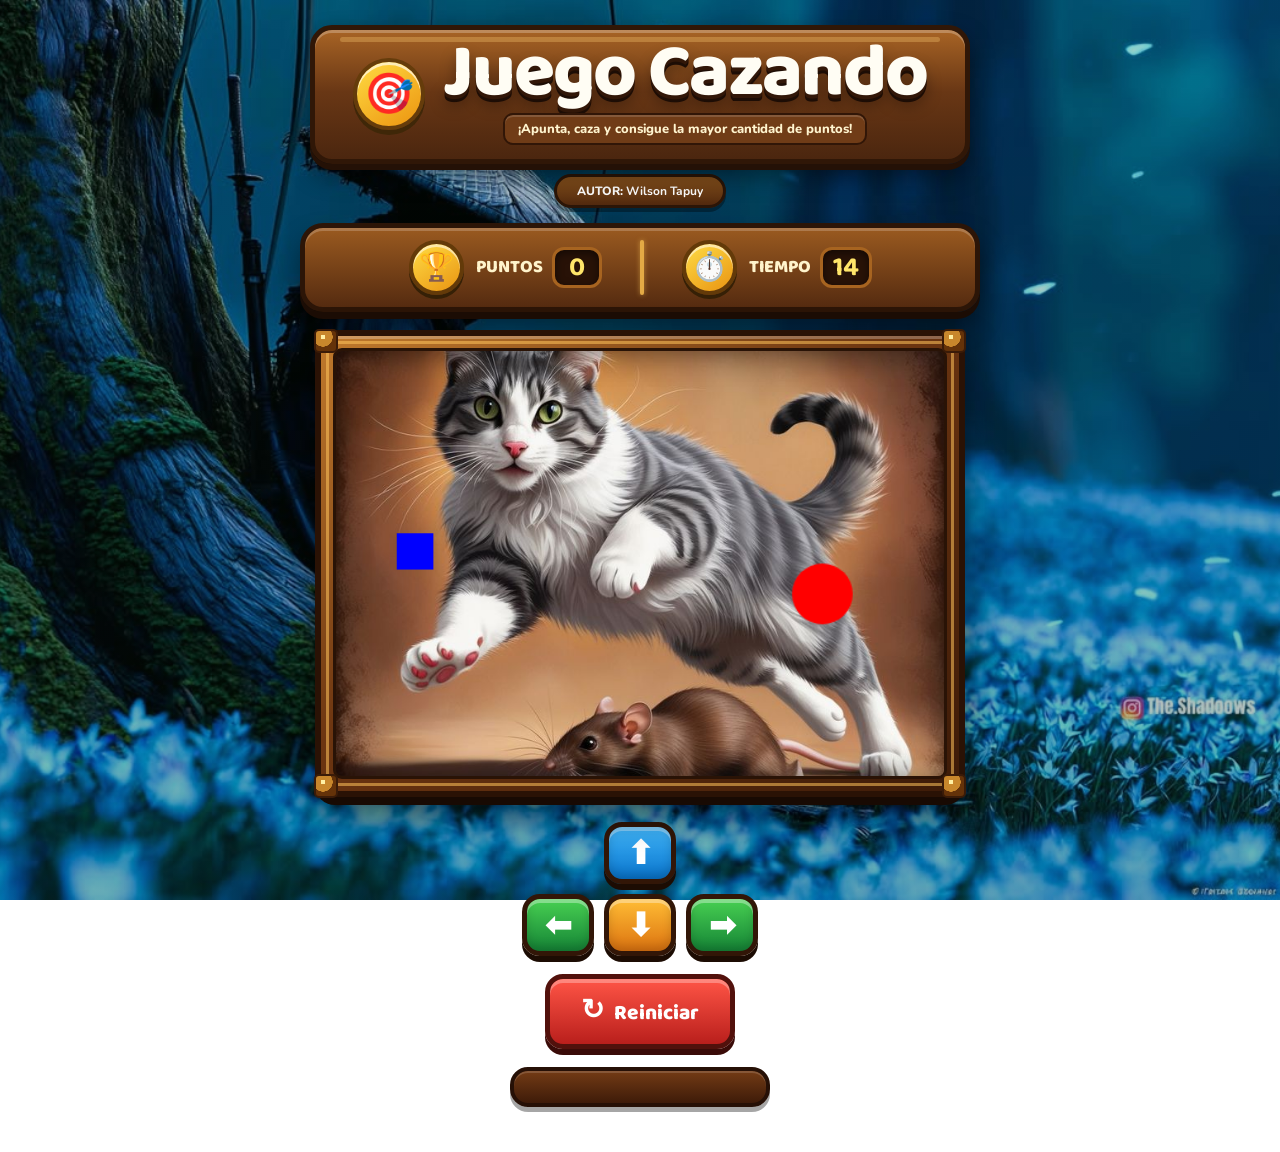
<file: index.html>
<!DOCTYPE html>
<html lang="es">

<head>
    <meta charset="UTF-8">
    <meta name="viewport" content="width=device-width, initial-scale=1.0">

    <title>Juego Cazando</title>

    <link rel="stylesheet" href="cazando.css">

    <script src="utilitarios.js"></script>
</head>

<body>

    <div class="juego-contenedor">

        <!-- TÍTULO -->
        <header class="encabezado">

            <div class="titulo-caja">

                <div class="icono-titulo">
                    🎯
                </div>

                <div class="titulo-texto">

                    <h1>Juego Cazando</h1>

                    <p class="subtitulo">
                        ¡Apunta, caza y consigue la mayor cantidad de puntos!
                    </p>

                </div>

            </div>

            <p class="autor">
                AUTOR: <strong>Wilson Tapuy</strong>
            </p>

        </header>


        <!-- PANEL DE INFORMACIÓN -->
        <div class="panel">

            <div class="dato">

                <span class="dato-icono">
                    🏆
                </span>

                <div class="dato-contenido">

                    <span class="dato-titulo">
                        PUNTOS
                    </span>

                    <strong id="puntos">
                        0
                    </strong>

                </div>

            </div>


            <div class="separador"></div>


            <div class="dato">

                <span class="dato-icono reloj">
                    ⏱️
                </span>

                <div class="dato-contenido">

                    <span class="dato-titulo">
                        TIEMPO
                    </span>

                    <strong id="tiempo">
                        10
                    </strong>

                </div>

            </div>

        </div>


        <!-- ÁREA DEL JUEGO -->
        <main class="zona-juego">

            <div class="marco-juego">

                <div class="esquina esquina-arriba-izq"></div>
                <div class="esquina esquina-arriba-der"></div>
                <div class="esquina esquina-abajo-izq"></div>
                <div class="esquina esquina-abajo-der"></div>

                <canvas
                    id="juego"
                    width="500"
                    height="350">
                </canvas>

            </div>


            <!-- CONTROLES -->
            <div class="controles">

                <div class="fila-control">

                    <button
                        class="boton boton-arriba"
                        onclick="moverArriba()">

                        ⬆

                    </button>

                </div>


                <div class="fila-control">

                    <button
                        class="boton boton-izquierda"
                        onclick="moverIzquierda()">

                        ⬅

                    </button>


                    <button
                        class="boton boton-abajo"
                        onclick="moverAbajo()">

                        ⬇

                    </button>


                    <button
                        class="boton boton-derecha"
                        onclick="moverDerecha()">

                        ➡

                    </button>

                </div>


                <button
                    class="boton-reiniciar"
                    onclick="reiniciar()">

                    <span>↻</span>

                    Reiniciar

                </button>

            </div>


            <!-- MENSAJE -->
            <p id="mensaje"></p>

        </main>

    </div>


    <script src="cazando.js"></script>

</body>

</html>
</file>
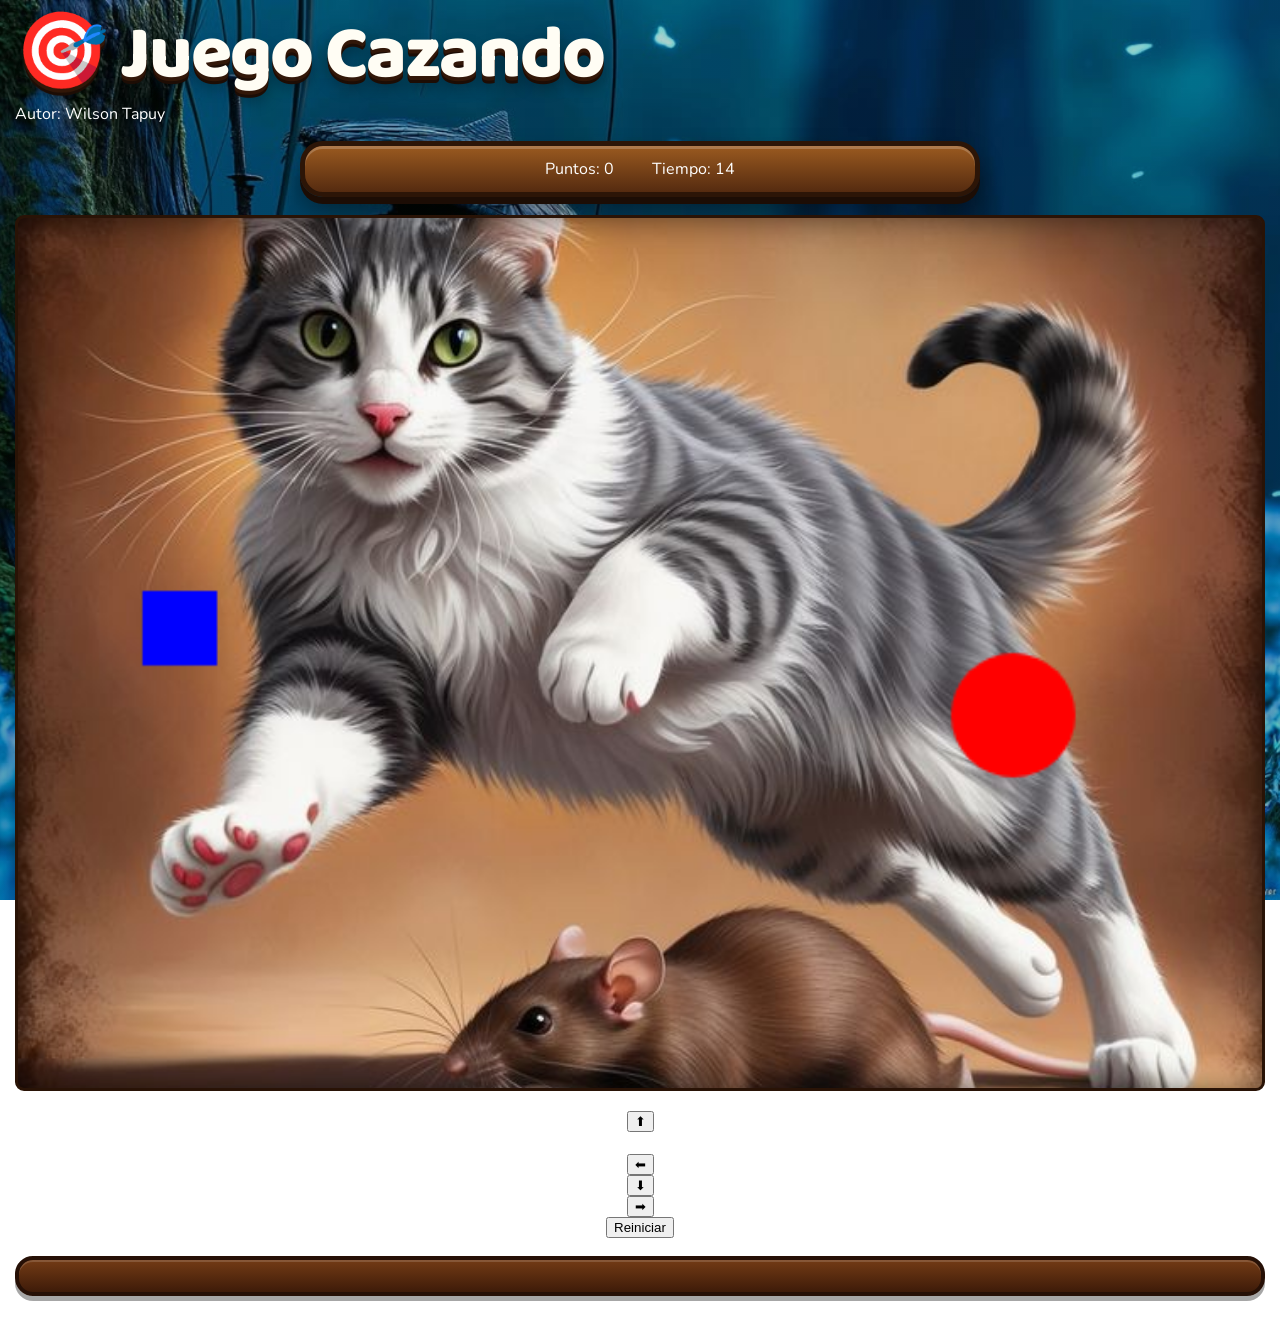
<file: cazando.html>
<!DOCTYPE html>
<html lang="es">

<head>
    <meta charset="UTF-8">
    <meta name="viewport" content="width=device-width, initial-scale=1.0">

    <title>Juego Cazando</title>

    <link rel="stylesheet" href="cazando.css">

    <script src="utilitarios.js"></script>

</head>

<body>

    <h1>🎯 Juego Cazando</h1>

    <p>Autor: Wilson Tapuy</p>

    <div class="panel">

        <span>
            Puntos:
            <span id="puntos">0</span>
        </span>

        <span>
            Tiempo:
            <span id="tiempo">10</span>
        </span>

    </div>

    <canvas id="juego" width="500" height="350"></canvas>

    <div class="controles">

        <button onclick="moverArriba()">⬆</button>

        <br>

        <button onclick="moverIzquierda()">⬅</button>

        <button onclick="moverAbajo()">⬇</button>
        <button onclick="moverDerecha()">➡</button>
        <button onclick="reiniciar()">Reiniciar</button>

    </div>

    <p id="mensaje"></p>

    <script src="cazando.js"></script>

</body>

</html>
</file>
<file: cazando.css>
@import url('https://fonts.googleapis.com/css2?family=Baloo+2:wght@600;700;800&family=Nunito:wght@600;700;800&display=swap');


/* =========================================
   CONFIGURACIÓN GENERAL
   ========================================= */

* {
    box-sizing: border-box;
}


html,
body {
    min-height: 100%;
}


body {

    margin: 0;

    padding: 25px 15px 45px;

    font-family:
        'Nunito',
        Arial,
        sans-serif;

    color: white;

    /*
       IMAGEN DE FONDO

       En tu carpeta tienes:
       Cazandorato.jpg

       Esta imagen ocupará TODA la pantalla.
    */

    background-image:
        linear-gradient(
            rgba(5, 25, 15, 0.20),
            rgba(5, 25, 15, 0.30)
        ),
        url("Cazandorato.jpg");

    background-size: cover;

    background-position: center;

    background-repeat: no-repeat;

    background-attachment: fixed;

    min-height: 100vh;

}


/* =========================================
   CONTENEDOR
   ========================================= */

.juego-contenedor {

    width:
        min(900px, 100%);

    margin: 0 auto;

}


/* =========================================
   ENCABEZADO
   ========================================= */

.encabezado {

    text-align: center;

    margin-bottom: 15px;

}


/* =========================================
   PLACA DEL TÍTULO
   ========================================= */

.titulo-caja {

    position: relative;

    display: flex;

    align-items: center;

    justify-content: center;

    gap: 18px;

    width: fit-content;

    max-width: 100%;

    margin: 0 auto;

    padding:
        13px 38px 14px;

    border-radius: 22px;

    /*
       Madera
    */

    background:
        linear-gradient(
            180deg,
            #a86425 0%,
            #693715 48%,
            #4b260f 100%
        );

    border:
        5px solid #301707;

    box-shadow:

        0 6px 0 #241106,

        0 12px 25px
        rgba(0,0,0,.45),

        inset 0 3px 0
        rgba(255,255,255,.25);

}


/* Decoración de madera */

.titulo-caja::before {

    content: "";

    position: absolute;

    top: 7px;

    left: 25px;

    right: 25px;

    height: 5px;

    border-radius: 20px;

    background:
        rgba(255,210,120,.30);

}


/* =========================================
   ICONO
   ========================================= */

.icono-titulo {

    width: 72px;

    height: 72px;

    flex-shrink: 0;

    display: grid;

    place-items: center;

    border-radius: 50%;

    background:
        linear-gradient(
            145deg,
            #ffdb42,
            #ec9410
        );

    border:
        4px solid #653c0b;

    font-size: 40px;

    box-shadow:

        0 5px 0 #3f2708,

        inset 0 3px 0
        rgba(255,255,255,.65);

}


/* =========================================
   TÍTULO
   ========================================= */

h1 {

    margin: 0;

    font-family:
        'Baloo 2',
        cursive;

    font-size:
        clamp(
            45px,
            8vw,
            75px
        );

    line-height: .82;

    font-weight: 800;

    color: #fffdf4;

    letter-spacing: -2px;

    text-shadow:

        0 4px 0 #321708,

        0 7px 0 #1d0d05,

        0 10px 15px
        rgba(0,0,0,.35);

}


.subtitulo {

    margin:
        8px
        0
        0;

    padding:
        5px
        13px;

    border-radius: 10px;

    display: inline-block;

    background:
        #703c17;

    border:
        2px solid #311607;

    color: #fff4cf;

    font-size: 13px;

    font-weight: 800;

    box-shadow:
        inset 0 2px 0
        rgba(255,255,255,.15);

}


/* =========================================
   AUTOR
   ========================================= */

.autor {

    width: fit-content;

    margin:
        10px
        auto
        0;

    padding:
        6px 20px;

    border-radius: 20px;

    background:
        linear-gradient(
            #8b541d,
            #51290e
        );

    border:
        3px solid #2b1507;

    color: white;

    font-size: 12px;

    font-weight: 800;

    box-shadow:
        0 4px 0
        rgba(0,0,0,.35);

}


/* =========================================
   PANEL
   ========================================= */

.panel {

    width:
        min(680px, 96%);

    margin:
        15px auto
        18px;

    padding:
        12px 28px;

    display: flex;

    align-items: center;

    justify-content: center;

    gap: 38px;

    border-radius: 23px;

    background:
        linear-gradient(
            180deg,
            #9a5a20,
            #552b10
        );

    border:
        5px solid #2c1507;

    box-shadow:

        0 7px 0 #1c0d05,

        0 14px 25px
        rgba(0,0,0,.4),

        inset 0 3px 0
        rgba(255,255,255,.20);

}


/* =========================================
   DATOS
   ========================================= */

.dato {

    display: flex;

    align-items: center;

    gap: 12px;

    min-width: 190px;

}


.dato-icono {

    width: 55px;

    height: 55px;

    display: grid;

    place-items: center;

    border-radius: 50%;

    background:
        linear-gradient(
            145deg,
            #ffdc45,
            #e99412
        );

    border:
        4px solid #633a09;

    font-size: 28px;

    box-shadow:

        0 4px 0 #352006,

        inset 0 3px 0
        rgba(255,255,255,.55);

}


.dato-contenido {

    display: flex;

    align-items: center;

    gap: 9px;

}


.dato-titulo {

    font-family:
        'Baloo 2',
        cursive;

    color: #fff4cc;

    font-size: 18px;

    font-weight: 800;

}


.dato strong {

    min-width: 50px;

    padding:
        4px 10px;

    border-radius: 12px;

    background:
        #281207;

    border:
        3px solid #a76420;

    color: #ffe56a;

    font-family:
        'Baloo 2',
        cursive;

    font-size: 27px;

    line-height: 1;

    text-align: center;

    box-shadow:
        inset 0 3px 8px
        rgba(0,0,0,.5);

}


/* =========================================
   SEPARADOR
   ========================================= */

.separador {

    width: 4px;

    height: 55px;

    border-radius: 10px;

    background:
        #e3aa45;

    box-shadow:
        0 0 5px
        rgba(255,205,90,.5);

}


/* =========================================
   ÁREA DEL JUEGO
   ========================================= */

.zona-juego {

    display: flex;

    flex-direction: column;

    align-items: center;

}


/* =========================================
   MARCO DE MADERA
   ========================================= */

.marco-juego {

    position: relative;

    width:
        min(650px, 100%);

    padding: 12px;

    border-radius: 20px;

    background:
        linear-gradient(
            145deg,
            #c17a2c,
            #6c3511 45%,
            #3d1b08
        );

    border:
        6px solid #2a1205;

    box-shadow:

        0 8px 0 #180a03,

        0 18px 35px
        rgba(0,0,0,.55),

        inset 0 3px 0
        rgba(255,255,255,.25);

}


/* Textura decorativa */

.marco-juego::before {

    content: "";

    position: absolute;

    inset: 5px;

    border:
        3px solid
        rgba(255,196,91,.55);

    border-radius: 12px;

    pointer-events: none;

    z-index: 3;

}


/* =========================================
   ESQUINAS
   ========================================= */

.esquina {

    position: absolute;

    width: 24px;

    height: 24px;

    border-radius: 5px;

    background:
        radial-gradient(
            circle at 35% 30%,
            #fff1a5 0 12%,
            #c8872c 13% 50%,
            #643209 51%
        );

    border:
        2px solid #3a1b08;

    z-index: 5;

}


.esquina-arriba-izq {

    top: -7px;

    left: -7px;

}


.esquina-arriba-der {

    top: -7px;

    right: -7px;

}


.esquina-abajo-izq {

    bottom: -7px;

    left: -7px;

}


.esquina-abajo-der {

    bottom: -7px;

    right: -7px;

}


/* =========================================
   CANVAS
   ========================================= */

canvas {

    display: block;

    width: 100%;

    height: auto;

    border-radius: 9px;

    border:
        3px solid #291306;

    /*
       IMPORTANTE:
       rato.jpg queda dentro del juego.
       Cazandorato.jpg queda como fondo exterior.
    */

    background-image:
        url("rato.jpg");

    background-size: cover;

    background-position: center;

    background-repeat: no-repeat;

    box-shadow:

        inset 0 0 30px
        rgba(0,0,0,.5);

}


/* =========================================
   CONTROLES
   ========================================= */

.controles {

    margin-top: 20px;

    display: flex;

    flex-direction: column;

    align-items: center;

}


.fila-control {

    display: flex;

    justify-content: center;

}


/* =========================================
   BOTONES
   ========================================= */

.boton {

    width: 72px;

    height: 62px;

    margin: 5px;

    border-radius: 18px;

    border:
        5px solid #321607;

    color: white;

    font-size: 32px;

    font-weight: 900;

    cursor: pointer;

    box-shadow:

        0 6px 0 #1c0c03,

        inset 0 4px 0
        rgba(255,255,255,.35),

        inset 0 -5px 10px
        rgba(0,0,0,.15);

    transition:
        transform .12s ease,
        filter .12s ease;

}


.boton:hover {

    transform:
        translateY(-4px)
        scale(1.04);

    filter:
        brightness(1.1);

}


.boton:active {

    transform:
        translateY(4px);

    box-shadow:

        0 2px 0 #1c0c03,

        inset 0 3px 0
        rgba(255,255,255,.2);

}


/* ARRIBA */

.boton-arriba {

    background:
        linear-gradient(
            #42b9ff,
            #0872c9
        );

}


/* IZQUIERDA */

.boton-izquierda {

    background:
        linear-gradient(
            #48d052,
            #158436
        );

}


/* ABAJO */

.boton-abajo {

    background:
        linear-gradient(
            #ffbd35,
            #dc7310
        );

}


/* DERECHA */

.boton-derecha {

    background:
        linear-gradient(
            #48d052,
            #158436
        );

}


/* =========================================
   REINICIAR
   ========================================= */

.boton-reiniciar {

    margin-top: 13px;

    min-width: 190px;

    padding:
        10px 25px;

    border-radius: 18px;

    border:
        5px solid #52110c;

    background:
        linear-gradient(
            #ff5546,
            #b91f1c
        );

    color: white;

    font-family:
        'Baloo 2',
        cursive;

    font-size: 21px;

    font-weight: 800;

    cursor: pointer;

    box-shadow:

        0 6px 0 #3a0b08,

        inset 0 4px 0
        rgba(255,255,255,.3);

    transition:
        transform .12s ease,
        filter .12s ease;

}


.boton-reiniciar span {

    font-size: 28px;

    margin-right: 6px;

}


.boton-reiniciar:hover {

    transform:
        translateY(-4px);

    filter:
        brightness(1.1);

}


.boton-reiniciar:active {

    transform:
        translateY(3px);

}


/* =========================================
   MENSAJE
   ========================================= */

#mensaje {

    min-width: 260px;

    min-height: 40px;

    margin:
        18px
        0
        0;

    padding:
        8px 25px;

    border-radius: 18px;

    background:
        linear-gradient(
            #733b15,
            #3e1b09
        );

    border:
        4px solid #261006;

    color: #ffe9a3;

    font-family:
        'Baloo 2',
        cursive;

    font-size: 20px;

    font-weight: 800;

    text-align: center;

    box-shadow:

        0 5px 0
        rgba(0,0,0,.35),

        inset 0 2px 0
        rgba(255,255,255,.15);

}


/* =========================================
   RESPONSIVE
   ========================================= */

@media (max-width: 700px) {

    body {

        padding:
            15px
            8px
            35px;

        background-attachment:
            scroll;

    }


    .titulo-caja {

        padding:
            12px
            20px;

        gap: 10px;

    }


    .icono-titulo {

        width: 55px;

        height: 55px;

        font-size: 30px;

    }


    h1 {

        font-size: 45px;

    }


    .subtitulo {

        font-size: 11px;

    }


    .panel {

        width: 100%;

        gap: 10px;

        padding:
            10px;

    }


    .dato {

        min-width: 0;

    }


    .dato-icono {

        width: 43px;

        height: 43px;

        font-size: 22px;

    }


    .dato-titulo {

        font-size: 13px;

    }


    .dato strong {

        font-size: 22px;

    }


    .separador {

        height: 40px;

    }


    .marco-juego {

        width: 100%;

        padding: 8px;

    }


    .boton {

        width: 62px;

        height: 55px;

    }

}


@media (max-width: 430px) {

    .titulo-caja {

        flex-direction: column;

    }


    .subtitulo {

        display: none;

    }


    .panel {

        gap: 5px;

    }


    .dato-titulo {

        display: none;

    }


    .dato-icono {

        width: 38px;

        height: 38px;

    }


    .dato strong {

        font-size: 20px;

    }

}
</file>
